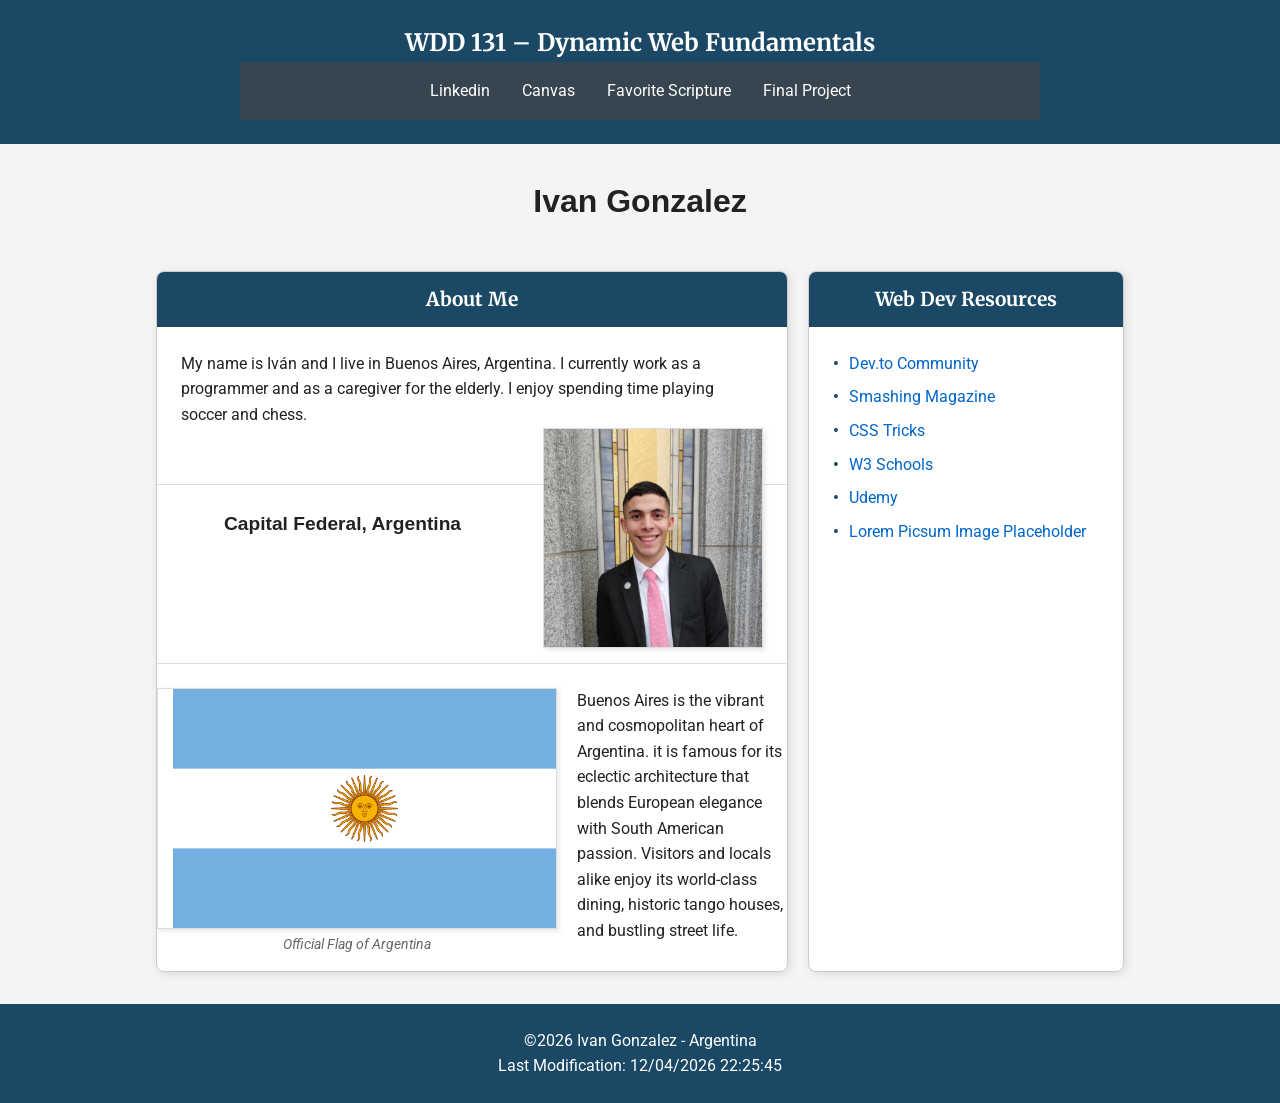
<file: index.html>
<!DOCTYPE html>
<html lang="en">
<head>
    <meta charset="UTF-8">
    <meta name="viewport" content="width=device-width, initial-scale=1.0">
    <meta description="WDD 131 – Dynamic Web Fundamentals
    Ivan Ezequiel Gonzalez Ramos
    ">
    <title>WDD 131 – Dynamic Web Fundamentals – Ivan Gonzalezzz</title>
    <link rel="stylesheet" href="styles/base.css">
    <script src="scripts/getdates.js" defer></script>
</head>
<body>
    <header>
        <span id="course-title">WDD 131 – Dynamic Web Fundamentals</span>   
        <nav>
            <ul>
                <li><a href="https://www.linkedin.com/in/ivangonzalez934/">Linkedin</a></li>
                <li><a href="https://byupw.instructure.com/.">Canvas</a></li>
                <li><a href="https://www.churchofjesuschrist.org/study/scriptures/dc-testament/dc/58?lang=eng&id=p28#p28">Favorite Scripture</a></li>
                <li><a href="">Final Project</a></li>
            </ul>
        </nav>
    </header>
    <main>
        <h1>Ivan Gonzalez</h1>
        <section class="card">
            <h2>About Me</h2>
            <div class="card-content bio-grid">
                <p>My name is Iván and I live in Buenos Aires, Argentina. I currently work
                   as a programmer and as a caregiver for the elderly. I enjoy spending 
                   time playing soccer and chess.
                </p>
                <img src="images/profile.jpeg" alt="">
            </div>
            
            <h3>Capital Federal, Argentina</h3>
            <div class="flag-container">
                <figure>
                    <img src="images/argentina-flag.png" alt="Official Flag of Argentina">
                    <figcaption>Official Flag of Argentina</figcaption>
                </figure>
                <p>
                    Buenos Aires is the vibrant and cosmopolitan heart of Argentina. 
                    it is famous for its eclectic architecture that blends European
                    elegance with South American passion. Visitors and locals alike 
                    enjoy its world-class dining, historic tango houses, and bustling street life.
                </p>
            </div>
        </section>
        <section class="card">
            <h2>Web Dev Resources</h2>
            <div class="card-content">
                <ul>
                    <li><a href="https://dev.to">Dev.to Community</a></li>
                    <li><a href="https://www.smashingmagazine.com">Smashing Magazine</a></li>
                    <li><a href="https://css-tricks.com">CSS Tricks</a></li>
                    <li><a href="https://www.w3schools.com">W3 Schools</a></li>
                    <li><a href="https://www.udemy.com">Udemy</a></li>
                    <li><a href="https://picsum.photos">Lorem Picsum Image Placeholder</a></li>
                </ul>
            </div>
        </section>
    </main>
    <footer>
        <p>©<span id="currentyear"> </span> Ivan Gonzalez - Argentina </p>
        <p id="lastModified">Last Modified:</p>
    </footer>
</body>
</html>
</file>
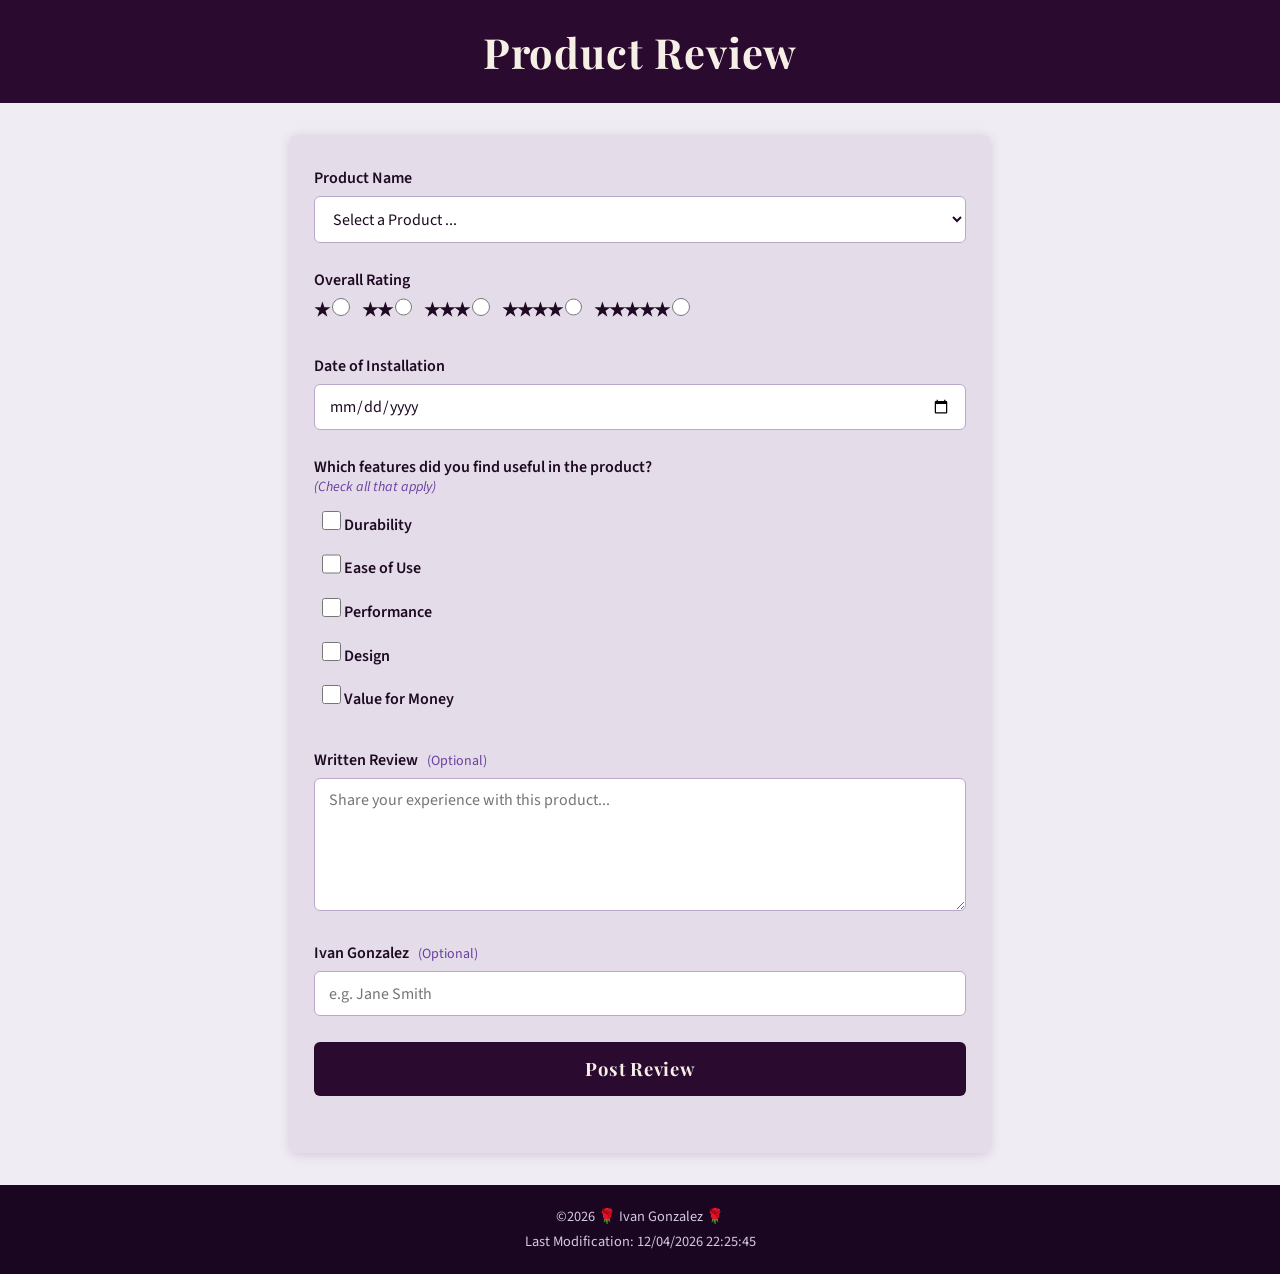
<file: form.html>
<!DOCTYPE html>
<html lang="en">
<head>
  <meta charset="UTF-8" />
  <meta name="viewport" content="width=device-width, initial-scale=1.0" />
  <meta name="description" content="Submit a product review for our store." />
  <title>Product Review</title>
  <link rel="stylesheet" href="styles/styles.css" />
</head>
<body>

  <header class="site-header">
    <h1>Product Review</h1>
  </header>

  <main class="form-wrapper">
    <form id="reviewForm" method="get" action="review.html" novalidate>

      <div class="field-group">
        <label for="productName">Product Name</label>
        <select id="productName" name="productName" required>
          <option value="" disabled selected>Select a Product ...</option>
        </select>
      </div>

      <fieldset class="field-group rating-fieldset">
        <legend>Overall Rating</legend>
        <div class="star-row">
          <label for="rating1" class="star-label">
            <span>&#9733;</span>
            <input type="radio" id="rating1" name="rating" value="1" required />
          </label>
          <label for="rating2" class="star-label">
            <span>&#9733;&#9733;</span>
            <input type="radio" id="rating2" name="rating" value="2" />
          </label>
          <label for="rating3" class="star-label">
            <span>&#9733;&#9733;&#9733;</span>
            <input type="radio" id="rating3" name="rating" value="3" />
          </label>
          <label for="rating4" class="star-label">
            <span>&#9733;&#9733;&#9733;&#9733;</span>
            <input type="radio" id="rating4" name="rating" value="4" />
          </label>
          <label for="rating5" class="star-label">
            <span>&#9733;&#9733;&#9733;&#9733;&#9733;</span>
            <input type="radio" id="rating5" name="rating" value="5" />
          </label>
        </div>
      </fieldset>

      <div class="field-group">
        <label for="installDate">Date of Installation</label>
        <input type="date" id="installDate" name="installDate" required />
      </div>

      <fieldset class="field-group checkbox-fieldset">
        <legend>Which features did you find useful in the product? <em>(Check all that apply)</em></legend>
        <label class="checkbox-label">
          <input type="checkbox" id="durability" name="features" value="Durability" />
          Durability
        </label>
        <label class="checkbox-label">
          <input type="checkbox" id="easeOfUse" name="features" value="Ease of Use" />
          Ease of Use
        </label>
        <label class="checkbox-label">
          <input type="checkbox" id="performance" name="features" value="Performance" />
          Performance
        </label>
        <label class="checkbox-label">
          <input type="checkbox" id="design" name="features" value="Design" />
          Design
        </label>
        <label class="checkbox-label">
          <input type="checkbox" id="valueForMoney" name="features" value="Value for Money" />
          Value for Money
        </label>
      </fieldset>

      <div class="field-group">
        <label for="writtenReview">Written Review <span class="optional">(Optional)</span></label>
        <textarea id="writtenReview" name="writtenReview" rows="5" placeholder="Share your experience with this product..."></textarea>
      </div>

      <div class="field-group">
        <label for="userName">Ivan Gonzalez <span class="optional">(Optional)</span></label>
        <input type="text" id="userName" name="userName" placeholder="e.g. Jane Smith" />
      </div>

      <div class="field-group">
        <input type="submit" value="Post Review" class="btn-submit" />
      </div>

    </form>
  </main>

  <footer class="site-footer">
    <p>
      &copy;2026 &#127801; Ivan Gonzalez &#127801;<br />
      Last Modification: <span id="lastMod"></span>
    </p>
  </footer>

  <script src="form.js"></script>
</body>
</html>
</file>
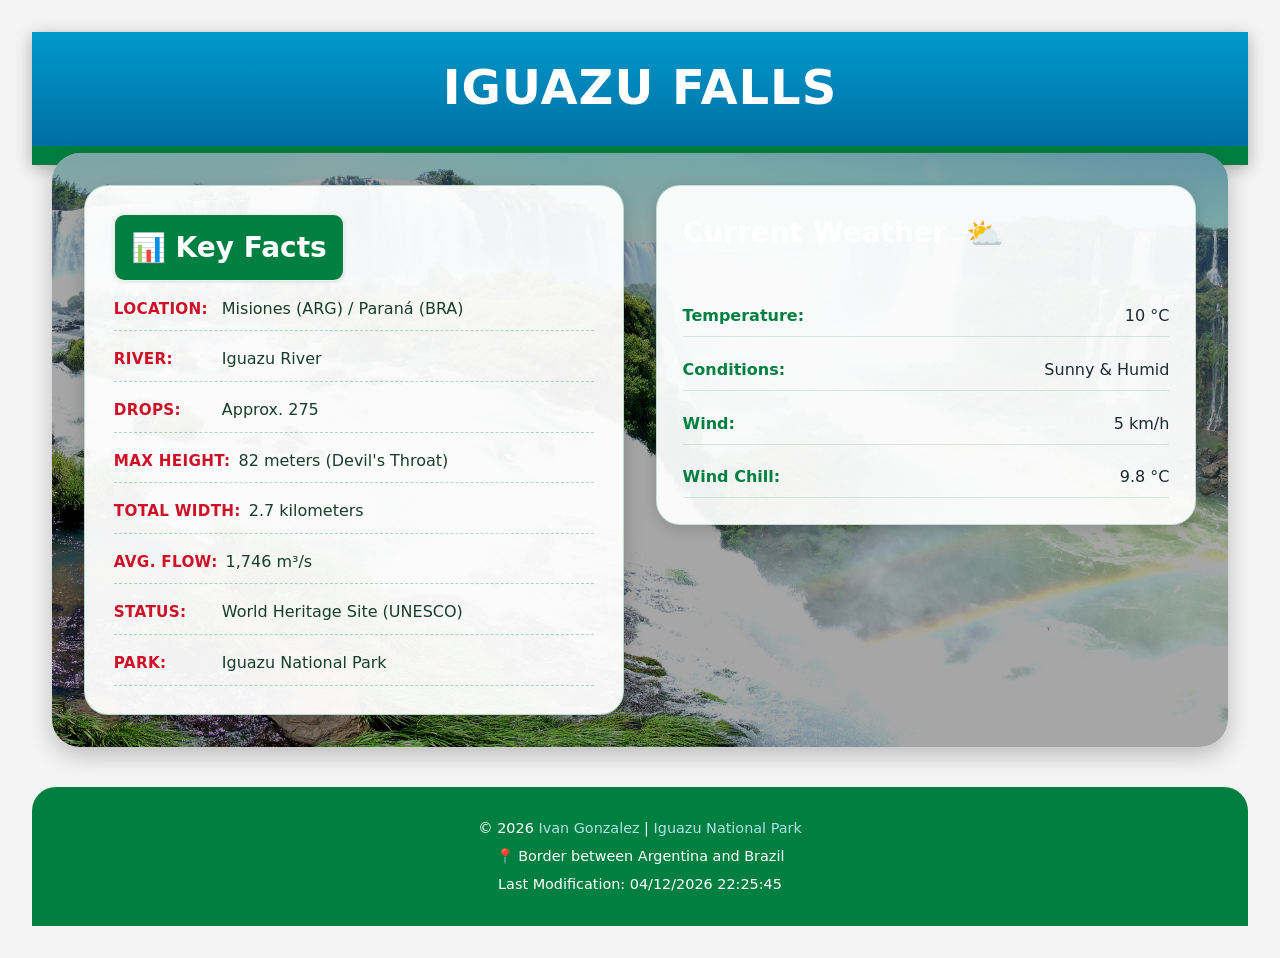
<file: place.html>
<!DOCTYPE html>
<html lang="en">
<head>
  <meta charset="UTF-8">
  <meta name="viewport" content="width=device-width, initial-scale=1.0, viewport-fit=cover">
  <title>Iguazu Falls | Natural Wonder</title>
  <meta name="description" content="Discover Iguazu Falls: key facts, weather information, and stunning landscapes of this natural wonder between Argentina and Brazil.">
  <link rel="stylesheet" href="styles/places.css">
</head>
<body>

  <header class="top-banner">
    <h1>Iguazu Falls</h1>
  </header>

  <div class="page-container">
    <div class="hero-background">
      <div class="country-grid">

        <section class="data-section">
        <h2>📊 Key Facts</h2>
        <div class="data-grid">
        <div class="data-item"><span class="data-label">Location:</span><span class="data-value">Misiones (ARG) / Paraná (BRA)</span></div>
        <div class="data-item"><span class="data-label">River:</span><span class="data-value">Iguazu River</span></div>
        <div class="data-item"><span class="data-label">Drops:</span><span class="data-value">Approx. 275</span></div>
        <div class="data-item"><span class="data-label">Max Height:</span><span class="data-value">82 meters (Devil's Throat)</span></div>
        <div class="data-item"><span class="data-label">Total Width:</span><span class="data-value">2.7 kilometers</span></div>
        <div class="data-item"><span class="data-label">Avg. Flow:</span><span class="data-value">1,746 m³/s</span></div>
        <div class="data-item"><span class="data-label">Status:</span><span class="data-value">World Heritage Site (UNESCO)</span></div>
        <div class="data-item"><span class="data-label">Park:</span><span class="data-value">Iguazu National Park</span></div>
      </div>
    </section>

    <section class="weather-section">
      <div class="weather-header">
        <h2 class="weather-title weather-heading-with-icon">
          Current Weather
          <span class="weather-icon-svg">
            <svg xmlns="http://www.w3.org/2000/svg" viewBox="0 0 24 24" fill="currentColor" width="32" height="32" style="color: #F9A825;">
              <path d="M12 2v3m0 14v3m10-10h-3M5 12H2m17.07-7.07l-2.12 2.12M7.05 16.95l-2.12 2.12M19.07 19.07l-2.12-2.12M7.05 7.05L4.93 4.93" stroke="currentColor" stroke-width="2" stroke-linecap="round"></path>
              <circle cx="12" cy="12" r="5"></circle>
            </svg>
          </span>
        </h2>
      </div>
      <div class="weather-details" id="weatherDetails">
        <div class="weather-row"><span class="weather-label">Temperature:</span><span class="weather-value" id="tempValue">--</span></div>
        <div class="weather-row"><span class="weather-label">Conditions:</span><span class="weather-value">Sunny & Humid</span></div>
        <div class="weather-row"><span class="weather-label">Wind:</span><span class="weather-value" id="windValue">--</span></div>
        <div class="weather-row"><span class="weather-label">Wind Chill:</span><span class="weather-value" id="windChillDisplay">--</span></div>
      </div>
    </section>
      </div>
    </div>
  </div>

  <footer class="site-footer">
    <div class="footer-content">
      <div class="footer-line">© <span id="currentYear"></span> 
        <a>Ivan Gonzalez</a> | 
        <a href="https://iguazuargentina.com/" target="_blank" rel="noopener noreferrer">Iguazu National Park</a>
      </div>
      <div class="footer-line">📍 Border between Argentina and Brazil</div>
      <div class="footer-line">Last Modification: <span id="lastModifiedDate"></span></div>
    </div>
  </footer>
</div>

<script src="scripts/places.js" defer></script>
</body>
</html>
</file>
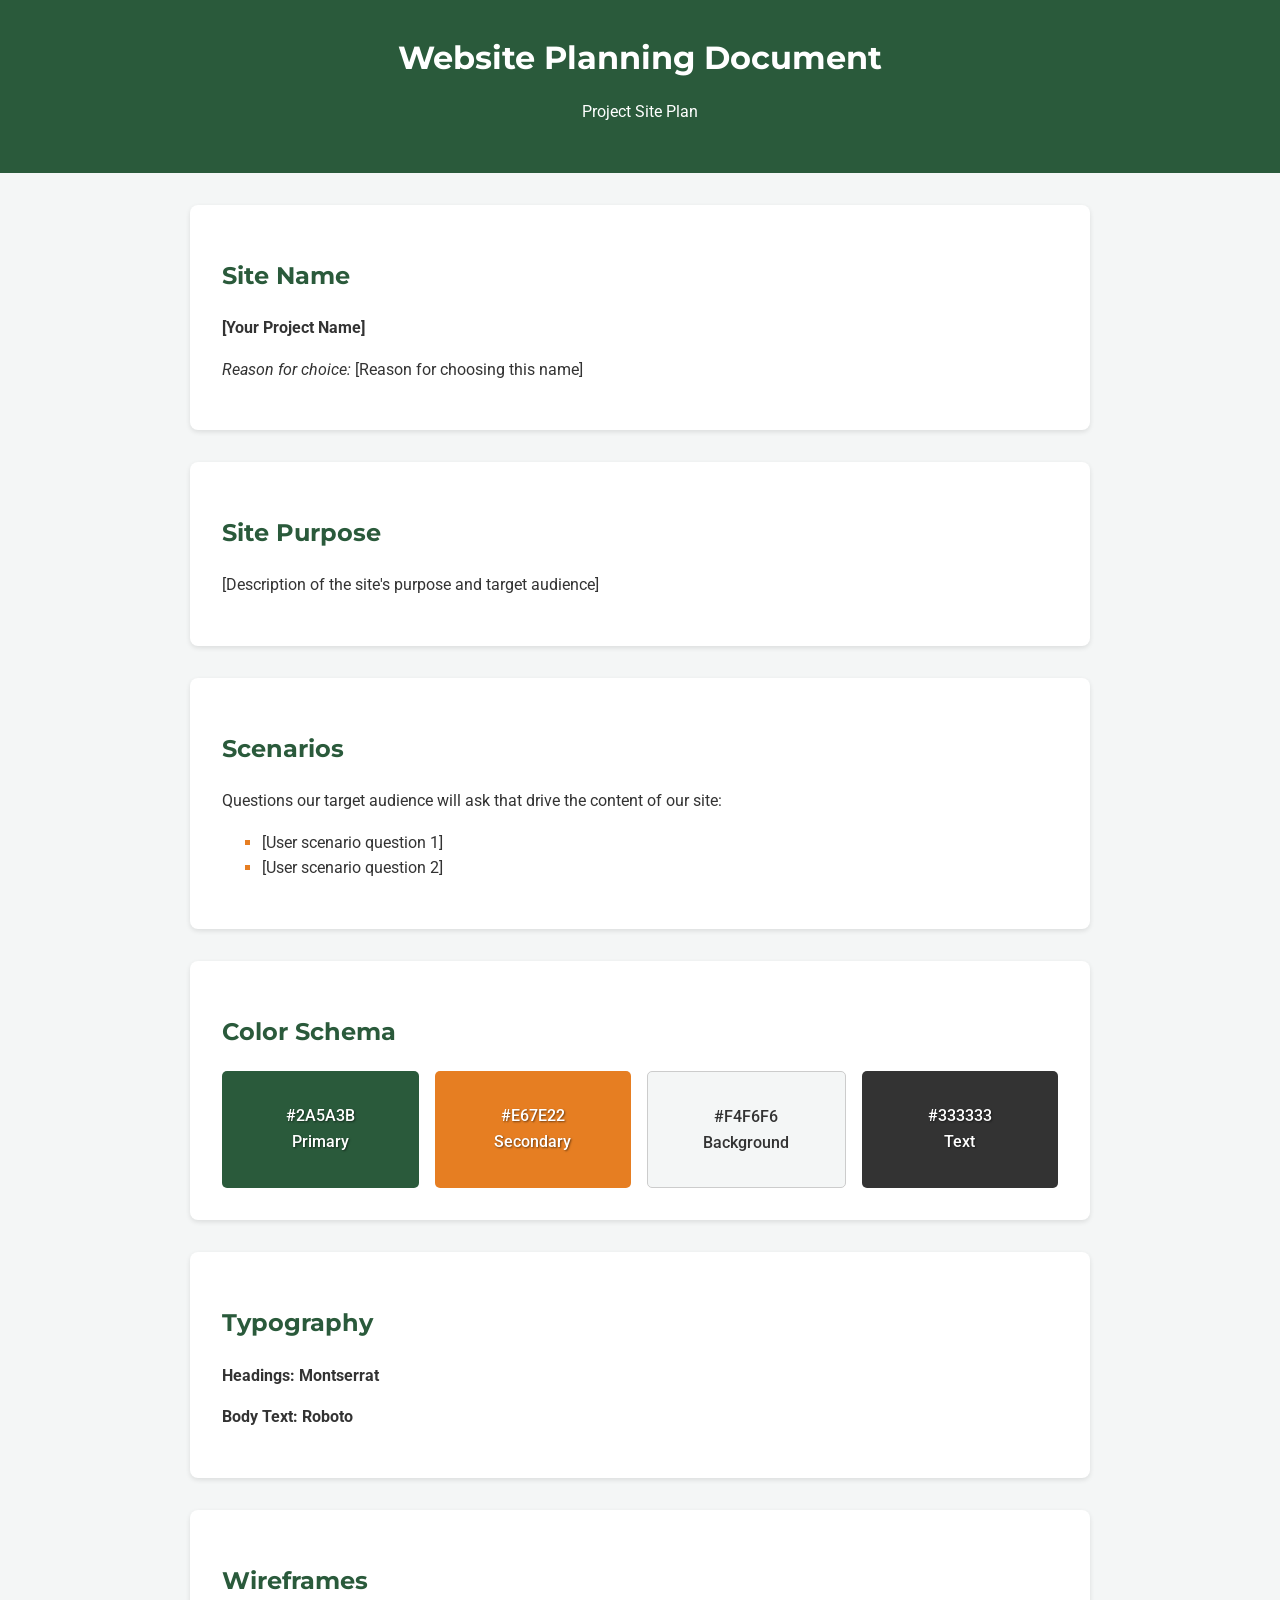
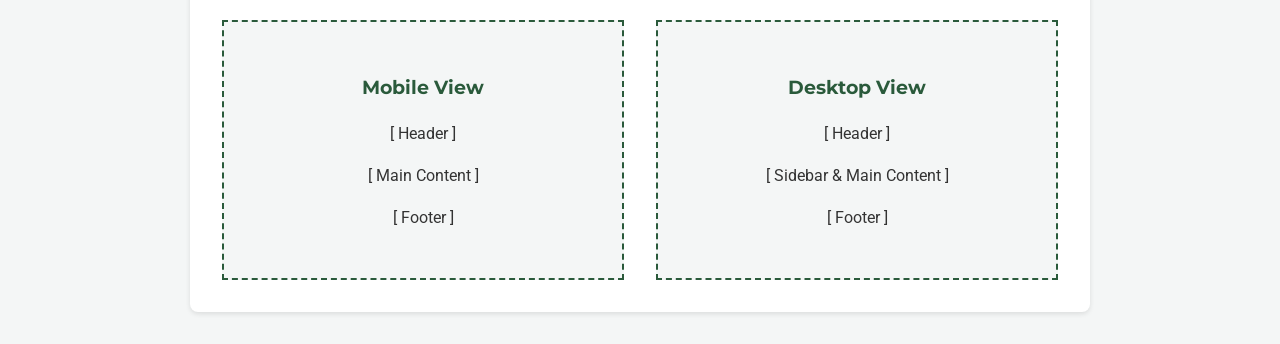
<file: project/siteplan.html>
<!DOCTYPE html>
<html lang="en">
<head>
    <meta charset="UTF-8">
    <meta name="viewport" content="width=device-width, initial-scale=1.0">
    <title>Site Plan</title>
    
    <link rel="preconnect" href="https://fonts.googleapis.com">
    <link rel="preconnect" href="https://fonts.gstatic.com" crossorigin>
    <link href="https://fonts.googleapis.com/css2?family=Montserrat:wght@600;700&family=Roboto:wght@400;500&display=swap" rel="stylesheet">

    <link rel="stylesheet" href="styles.css">
</head>
<body>

    <header>
        <h1>Website Planning Document</h1>
        <p>Project Site Plan</p>
    </header>

    <main>
        <section id="site-name">
            <h2>Site Name</h2>
            <p><strong>[Your Project Name]</strong></p>
            <p><em>Reason for choice:</em> [Reason for choosing this name]</p>
        </section>

        <section id="site-purpose">
            <h2>Site Purpose</h2>
            <p>[Description of the site's purpose and target audience]</p>
        </section>

        <section id="scenarios">
            <h2>Scenarios</h2>
            <p>Questions our target audience will ask that drive the content of our site:</p>
            <ul>
                <li><span>[User scenario question 1]</span></li>
                <li><span>[User scenario question 2]</span></li>
            </ul>
        </section>

        <section id="color-schema">
            <h2>Color Schema</h2>
            <div class="color-palette">
                <div class="color-swatch swatch-primary">#2A5A3B<br>Primary</div>
                <div class="color-swatch swatch-secondary">#E67E22<br>Secondary</div>
                <div class="color-swatch swatch-bg">#F4F6F6<br>Background</div>
                <div class="color-swatch swatch-text">#333333<br>Text</div>
            </div>
        </section>

        <section id="typography">
            <h2>Typography</h2>
            <p><strong>Headings: Montserrat</strong></p>
            <p><strong>Body Text: Roboto</strong></p>
        </section>

        <section id="wireframes">
            <h2>Wireframes</h2>
            <div class="wireframe-container">
                <div class="wireframe-box">
                    <h3>Mobile View</h3>
                    <p>[ Header ]</p>
                    <p>[ Main Content ]</p>
                    <p>[ Footer ]</p>
                </div>
                
                <div class="wireframe-box">
                    <h3>Desktop View</h3>
                    <p>[ Header ]</p>
                    <p>[ Sidebar & Main Content ]</p>
                    <p>[ Footer ]</p>
                </div>
            </div>
        </section>
    </main>

    <script src="scripts.js"></script>
</body>
</html>
</file>
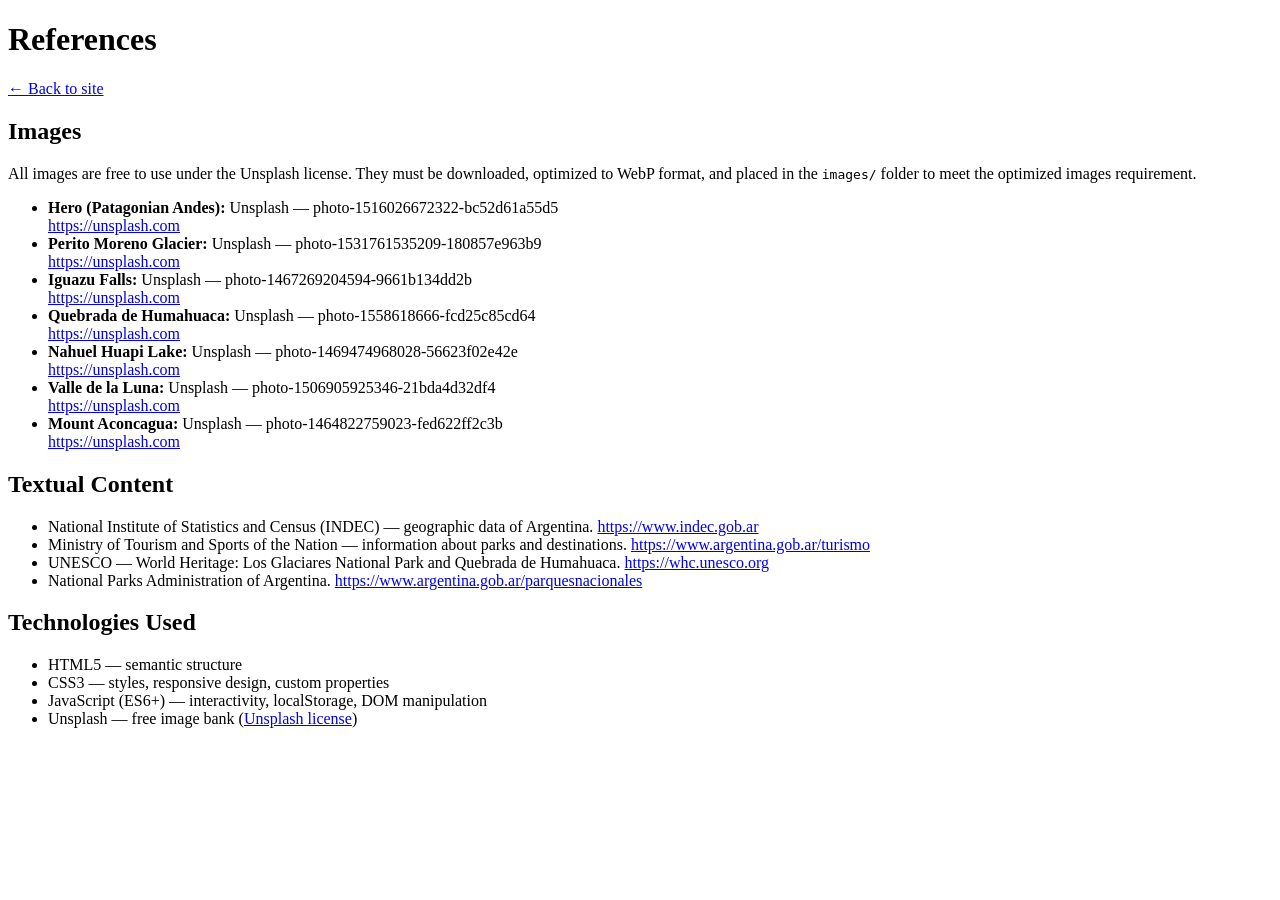
<file: W6 project/references.html>
<!DOCTYPE html>
<html lang="en">
<head>
  <meta charset="UTF-8">
  <meta name="viewport" content="width=device-width, initial-scale=1.0">
  <title>References — Landscapes of Argentina</title>
</head>
<body>

  <h1>References</h1>
  <p>
    <a href="index.html">← Back to site</a>
  </p>

  <h2>Images</h2>
  <p>
    All images are free to use under the Unsplash license.
    They must be downloaded, optimized to WebP format, and placed in the
    <code>images/</code> folder to meet the optimized images requirement.
  </p>
  <ul>
    <li>
      <strong>Hero (Patagonian Andes):</strong>
      Unsplash — photo-1516026672322-bc52d61a55d5<br>
      <a href="https://unsplash.com/photos/1516026672322-bc52d61a55d5" target="_blank" rel="noopener">
        https://unsplash.com
      </a>
    </li>
    <li>
      <strong>Perito Moreno Glacier:</strong>
      Unsplash — photo-1531761535209-180857e963b9<br>
      <a href="https://torresdelpaine.com/wp-content/uploads/sites/6/2023/08/atractivo-glaciar-perito-moreno-1.jpg" target="_blank" rel="noopener">https://unsplash.com</a>
    </li>
    <li>
      <strong>Iguazu Falls:</strong>
      Unsplash — photo-1467269204594-9661b134dd2b<br>
      <a href="https://iguazufalls.com/wp-content/uploads/bg-new-demo-iguazu-1024x576.jpg" target="_blank" rel="noopener">https://unsplash.com</a>
    </li>
    <li>
      <strong>Quebrada de Humahuaca:</strong>
      Unsplash — photo-1558618666-fcd25c85cd64<br>
      <a href="https://static1.evcdn.net/images/reduction/1144506_w-3840_h-2160_q-70_m-crop.jpg" target="_blank" rel="noopener">https://unsplash.com</a>
    </li>
    <li>
      <strong>Nahuel Huapi Lake:</strong>
      Unsplash — photo-1469474968028-56623f02e42e<br>
      <a href="https://cdn.britannica.com/01/122401-050-BCF5A6DB/Nahuel-Huapi-National-Park-Argentina.jpg" target="_blank" rel="noopener">https://unsplash.com</a>
    </li>
    <li>
      <strong>Valle de la Luna:</strong>
      Unsplash — photo-1506905925346-21bda4d32df4<br>
      <a href="https://elcairotravel.tur.ar/ievt/assets/agencias/elcairo/img/exc-54-Valle-de-la-luna1-1.jpg" target="_blank" rel="noopener">https://unsplash.com</a>
    </li>
    <li>
      <strong>Mount Aconcagua:</strong>
      Unsplash — photo-1464822759023-fed622ff2c3b<br>
      <a href="https://media-cdn.tripadvisor.com/media/attractions-splice-spp-674x446/07/95/b8/8f.jpg" target="_blank" rel="noopener">https://unsplash.com</a>
    </li>
  </ul>

  <h2>Textual Content</h2>
  <ul>
    <li>
      National Institute of Statistics and Census (INDEC) — geographic data of Argentina.
      <a href="https://www.indec.gob.ar" target="_blank" rel="noopener">https://www.indec.gob.ar</a>
    </li>
    <li>
      Ministry of Tourism and Sports of the Nation — information about parks and destinations.
      <a href="https://www.argentina.gob.ar/turismo" target="_blank" rel="noopener">
        https://www.argentina.gob.ar/turismo
      </a>
    </li>
    <li>
      UNESCO — World Heritage: Los Glaciares National Park and Quebrada de Humahuaca.
      <a href="https://whc.unesco.org" target="_blank" rel="noopener">https://whc.unesco.org</a>
    </li>
    <li>
      National Parks Administration of Argentina.
      <a href="https://www.argentina.gob.ar/parquesnacionales" target="_blank" rel="noopener">
        https://www.argentina.gob.ar/parquesnacionales
      </a>
    </li>
  </ul>

  <h2>Technologies Used</h2>
  <ul>
    <li>HTML5 — semantic structure</li>
    <li>CSS3 — styles, responsive design, custom properties</li>
    <li>JavaScript (ES6+) — interactivity, localStorage, DOM manipulation</li>
    <li>Unsplash — free image bank (<a href="https://unsplash.com/license" target="_blank" rel="noopener">Unsplash license</a>)</li>
  </ul>

</body>
</html>
</file>
<file: styles/base.css>
@import url('https://fonts.googleapis.com/css2?family=Merriweather:wght@400;700&family=Roboto:wght@400;700&display=swap');

:root {
    --primary-color: #1b4965; 
    --secondary-color: #333333; 
    --accent-color: #ffd700; 
    --background-color: #f4f4f4;
    --card-bg: #ffffff;
    --text-color: #222;
}

* {
    box-sizing: border-box;
    margin: 0;
    padding: 0;
}

body {
    font-family: 'Roboto', sans-serif;
    background-color: var(--background-color);
    color: var(--text-color);
    line-height: 1.6;
}

h1, h2, h3, h4, h5, h6 {
    font-family: 'Merriweather', serif;
}


header {
    background-color: var(--primary-color);
    color: white;
    padding: 1.5rem;
    text-align: center;
}

header span {
    display: block; 
    font-family: 'Merriweather', serif;
    font-size: 1.5rem;
    font-weight: bold;
}


nav {
    background-color: #36454f;
    margin: 0 auto;
    max-width: 800px;
}

nav ul {
    display: flex; 
    list-style-type: none;
    justify-content: center;
    margin: 0 auto;
}

nav a {
	display: block;
	color: #fff;
	text-align: center;
	padding: 1rem;
	text-decoration: none;
}

nav a:hover {
    background-color: var(--primary-color);
    color: #fff;
    font-weight: 500;
}


main {
    max-width: 1000px;
    margin: 2rem auto; 
    padding: 0 1rem;
    display: grid; 
    grid-template-columns: 2fr 1fr; 
    gap: 20px;
}

h1 {
    grid-column: 1 / -1; 
    text-align: center;
    margin-bottom: 1.5rem;
    font-family: 'Montserrat', sans-serif;
}


.card {
    background-color: var(--card-bg);
    border: 1px solid #ccc;
    border-radius: 8px;
    overflow: hidden;
    box-shadow: 2px 2px 10px rgba(0, 0, 0, 0.1);
}

.card h2 {
    background-color: var(--primary-color);
    color: white;
    padding: 0.75rem;
    text-align: center;
    font-size: 1.2rem;
}

.card-content {
    padding: 1.5rem;
}

.card h3 {
    font-size: 1.2rem;
    margin: 2rem 0 1rem 0;
    font-family: 'Montserrat', sans-serif;
    padding-top: 1.5rem;
    border-top: 1px solid #ddd;
    text-align: center;
}

.bio-grid {
    display: block;
}

.bio-grid img {
    float: right;
    margin: 0 0 15px 15px;
    border: 1px solid #ddd;
    box-shadow: 2px 2px 5px rgba(0,0,0,0.1);
    width: 220px;
    height: auto;
}

.flag-container {
    clear: both;
    margin-top: 2rem;
    padding-top: 1.5rem;
    border-top: 1px solid #ddd;
}

.flag-container figure {
    float: left;
    margin: 0 20px 15px 0;
    text-align: center;
}

.flag-container figure img {
    border: 1px solid #ddd;
    box-shadow: 2px 2px 5px rgba(0,0,0,0.1);
    width: 400px;
    height: auto;
    display: block;
    padding-left: 15px;
}

.flag-container figcaption {
    font-style: italic;
    color: #666;
    font-size: 0.85rem;
    margin-top: 5px;
}

.flag-container p {
    overflow: hidden;
}


.card-content ul {
    list-style: none;
    padding-left: 1rem;
}

.card-content ul li {
    margin-bottom: 0.5rem;
    position: relative;
}

.card-content ul li::before {
    content: "•";
    color: var(--primary-color);
    font-weight: bold;
    display: inline-block; 
    width: 1em;
    margin-left: -1em;
}

.card-content ul li a {
    color: #0066cc;
    text-decoration: none;
}

.card-content ul li a:hover {
    text-decoration: underline;
}


footer {
    background-color: var(--primary-color);
    color: white;
    text-align: center;
    padding: 1.5rem;
    margin-top: 2rem;
}
</file>
<file: styles/styles.css>
/* =============================================
   Product Review Form — styles.css
   Color Palette: Deep plum header, warm lavender
   form background, cream fields, gold stars
   ============================================= */

@import url('https://fonts.googleapis.com/css2?family=Playfair+Display:wght@700&family=Source+Sans+3:wght@400;600&display=swap');

/* ---------- CSS Variables ---------- */
:root {
  --clr-header-bg:  #2b0a2f;
  --clr-header-txt: #f5efe6;
  --clr-body-bg:    #f0ecf4;
  --clr-form-bg:    #e4dde9;
  --clr-field-bg:   #ffffff;
  --clr-field-border: #b8a9c9;
  --clr-field-focus:#7c4d9e;
  --clr-label:      #1e0a22;
  --clr-optional:   #6a3fa0;
  --clr-star:       #c9a227;
  --clr-star-hover: #e6b800;
  --clr-btn-bg:     #2b0a2f;
  --clr-btn-txt:    #f5efe6;
  --clr-btn-hover:  #4a1060;
  --clr-footer-bg:  #1a0620;
  --clr-footer-txt: #d4c8e2;
  --clr-confirm-bg: #ffffff;
  --clr-confirm-icon:#5a2d82;
  --clr-count-bg:   #2b0a2f;
  --clr-count-txt:  #f5efe6;
  --ff-display:     'Playfair Display', serif;
  --ff-body:        'Source Sans 3', sans-serif;
  --radius:         6px;
  --shadow:         0 2px 12px rgba(43,10,47,0.15);
  --transition:     0.2s ease;
}

/* ---------- Reset & Base ---------- */
*, *::before, *::after {
  box-sizing: border-box;
  margin: 0;
  padding: 0;
}

html {
  font-size: 16px;
  scroll-behavior: smooth;
}

body {
  font-family: var(--ff-body);
  background-color: var(--clr-body-bg);
  color: var(--clr-label);
  min-height: 100vh;
  display: flex;
  flex-direction: column;
}

/* ---------- Header ---------- */
.site-header {
  background-color: var(--clr-header-bg);
  color: var(--clr-header-txt);
  text-align: center;
  padding: 1.5rem 1rem;
}

.site-header h1 {
  font-family: var(--ff-display);
  font-size: clamp(1.8rem, 5vw, 2.6rem);
  letter-spacing: 0.02em;
}

/* ---------- Main / Form Wrapper ---------- */
main {
  flex: 1;
}

.form-wrapper {
  background-color: var(--clr-form-bg);
  max-width: 700px;
  width: 95%;
  margin: 2rem auto;
  padding: 2rem 1.5rem;
  border-radius: var(--radius);
  box-shadow: var(--shadow);
}

/* ---------- Field Groups ---------- */
.field-group {
  margin-bottom: 1.6rem;
}

.field-group label,
.field-group > legend {  /* target direct legend for non-fieldsets */
  display: block;
  font-weight: 600;
  font-size: 1rem;
  margin-bottom: 0.45rem;
  color: var(--clr-label);
}

.optional {
  font-weight: 400;
  font-size: 0.875rem;
  color: var(--clr-optional);
  margin-left: 0.35rem;
}

/* Text inputs, date, select, textarea */
input[type="text"],
input[type="date"],
select,
textarea {
  width: 100%;
  background: var(--clr-field-bg);
  border: 1.5px solid var(--clr-field-border);
  border-radius: var(--radius);
  padding: 0.65rem 0.85rem;
  font-family: var(--ff-body);
  font-size: 1rem;
  color: var(--clr-label);
  transition: border-color var(--transition), box-shadow var(--transition);
  appearance: auto;
}

input[type="text"]:focus,
input[type="date"]:focus,
select:focus,
textarea:focus {
  outline: none;
  border-color: var(--clr-field-focus);
  box-shadow: 0 0 0 3px rgba(124, 77, 158, 0.2);
}

textarea {
  resize: vertical;
  min-height: 120px;
}

/* ---------- Fieldsets (Rating & Checkboxes) ---------- */
fieldset {
  border: none;
  padding: 0;
  margin-bottom: 1.6rem;
}

fieldset legend {
  font-weight: 600;
  font-size: 1rem;
  color: var(--clr-label);
  margin-bottom: 0.75rem;
  line-height: 1.4;
}

fieldset legend em {
  font-weight: 400;
  font-size: 0.875rem;
  font-style: italic;
  color: var(--clr-optional);
  display: block;
}

/* ---------- Star Rating ---------- */
.star-row {
  display: flex;
  gap: 0.75rem;
  flex-wrap: wrap;
  align-items: flex-end;
}

.star-label {
  display: flex;
  flex-direction: column;
  align-items: center;
  gap: 0.25rem;
  cursor: pointer;
  font-size: 0.95rem;
  color: var(--clr-star);
  transition: transform var(--transition);
}

.star-label span {
  font-size: 1.1rem;
  letter-spacing: -1px;
  line-height: 1;
}

.star-label input[type="radio"] {
  accent-color: var(--clr-field-focus);
  width: 1.1rem;
  height: 1.1rem;
  cursor: pointer;
}

.star-label:hover {
  transform: scale(1.08);
  color: var(--clr-star-hover);
}

/* ---------- Checkboxes ---------- */
.checkbox-label {
  display: flex;
  align-items: center;
  gap: 0.6rem;
  font-size: 1rem;
  font-weight: 600;
  margin-bottom: 0.55rem;
  cursor: pointer;
  padding: 0.35rem 0.5rem;
  border-radius: var(--radius);
  transition: background var(--transition);
}

.checkbox-label:hover {
  background: rgba(124, 77, 158, 0.08);
}

.checkbox-label input[type="checkbox"] {
  width: 1.2rem;
  height: 1.2rem;
  accent-color: var(--clr-field-focus);
  cursor: pointer;
  flex-shrink: 0;
}

/* ---------- Submit Button ---------- */
.btn-submit {
  display: block;
  width: 100%;
  padding: 0.9rem 1rem;
  background-color: var(--clr-btn-bg);
  color: var(--clr-btn-txt);
  font-family: var(--ff-display);
  font-size: 1.15rem;
  font-weight: 700;
  letter-spacing: 0.04em;
  border: none;
  border-radius: var(--radius);
  cursor: pointer;
  transition: background-color var(--transition), transform var(--transition), box-shadow var(--transition);
}

.btn-submit:hover,
.btn-submit:focus {
  background-color: var(--clr-btn-hover);
  box-shadow: 0 4px 14px rgba(43,10,47,0.35);
  transform: translateY(-1px);
  outline: none;
}

.btn-submit:active {
  transform: translateY(0);
  box-shadow: none;
}

/* ---------- Footer ---------- */
.site-footer {
  background-color: var(--clr-footer-bg);
  color: var(--clr-footer-txt);
  text-align: center;
  padding: 1.25rem 1rem;
  font-size: 0.9rem;
  line-height: 1.7;
  margin-top: auto;
}

/* ==============================================
   CONFIRMATION PAGE
   ============================================== */
.confirmation {
  text-align: center;
}

.confirm-icon {
  width: 70px;
  height: 70px;
  background-color: var(--clr-confirm-icon);
  color: #fff;
  font-size: 2.4rem;
  line-height: 70px;
  border-radius: 50%;
  margin: 0 auto 1.2rem;
}

.confirmation h2 {
  font-family: var(--ff-display);
  font-size: 1.6rem;
  color: var(--clr-label);
  margin-bottom: 0.6rem;
}

.confirm-msg {
  color: #4a3860;
  font-size: 1rem;
  max-width: 480px;
  margin: 0 auto 1.8rem;
  line-height: 1.6;
}

.review-count-box {
  display: inline-flex;
  flex-direction: column;
  align-items: center;
  background-color: var(--clr-count-bg);
  color: var(--clr-count-txt);
  padding: 1rem 2.5rem;
  border-radius: var(--radius);
  margin-bottom: 1.8rem;
}

.count-label {
  font-size: 0.8rem;
  text-transform: uppercase;
  letter-spacing: 0.1em;
  opacity: 0.8;
  margin-bottom: 0.2rem;
}

.count-number {
  font-family: var(--ff-display);
  font-size: 2.8rem;
  line-height: 1;
}

/* Review Summary Table */
.review-summary {
  text-align: left;
  background: #fff;
  border: 1.5px solid var(--clr-field-border);
  border-radius: var(--radius);
  padding: 1rem 1.25rem;
  margin-bottom: 1.8rem;
}

.review-summary h3 {
  font-family: var(--ff-display);
  font-size: 1rem;
  color: var(--clr-confirm-icon);
  margin-bottom: 0.75rem;
  border-bottom: 1px solid var(--clr-field-border);
  padding-bottom: 0.4rem;
}

.summary-row {
  display: flex;
  gap: 0.5rem;
  font-size: 0.95rem;
  padding: 0.3rem 0;
  border-bottom: 1px solid #f0ecf4;
}

.summary-row:last-child {
  border-bottom: none;
}

.summary-key {
  font-weight: 600;
  min-width: 140px;
  color: var(--clr-label);
}

.summary-val {
  color: #4a3860;
  flex: 1;
}

/* Back Button */
.btn-back {
  display: inline-block;
  padding: 0.75rem 2rem;
  background-color: var(--clr-btn-bg);
  color: var(--clr-btn-txt);
  font-family: var(--ff-display);
  font-size: 1rem;
  font-weight: 700;
  text-decoration: none;
  border-radius: var(--radius);
  transition: background-color var(--transition), transform var(--transition);
}

.btn-back:hover,
.btn-back:focus {
  background-color: var(--clr-btn-hover);
  transform: translateY(-1px);
  outline: none;
}

/* ---------- Responsive ---------- */
@media (max-width: 480px) {
  .form-wrapper {
    padding: 1.5rem 1rem;
    width: 100%;
    margin: 1rem auto;
    border-radius: 0;
  }

  .star-row {
    gap: 0.5rem;
  }

  .star-label span {
    font-size: 0.9rem;
  }

  .summary-key {
    min-width: 110px;
  }
}
</file>
<file: styles/places.css>
* {
  margin: 0;
  padding: 0;
  box-sizing: border-box;
}

:root {
  --primary-red: #0099CC;      
  --primary-green: #008040;    
  --primary-white: #FFFFFF;
  --soft-gray: #F8F9FA;
  --text-dark: #1E2A2F;
  --text-muted: #4A5B5E;
  --border-light: #E2E8F0;
  --shadow-sm: 0 4px 12px rgba(0, 0, 0, 0.05);
  --font-heading: 'Segoe UI', 'Roboto', system-ui, -apple-system, 'Helvetica Neue', sans-serif;
  --font-body: 'Inter', 'Segoe UI', system-ui, sans-serif;
  --border-radius-card: 24px;
  --transition: all 0.2s ease;
}

body {
  font-family: var(--font-body);
  background: #f4f4f4;
  color: var(--text-dark);
  line-height: 1.5;
  padding: 0;
  min-height: 100vh;
}

.hero-background {
  background: url("../images/falls.jpg") center/cover no-repeat;
  border-radius: 0;
  padding: 0;
  margin: 0;
  position: relative;
  overflow: hidden;
  box-shadow: none;
  min-height: 300px;
}

.hero-background::after {
  content: "";
  position: absolute;
  inset: 0;
  background: rgba(0, 0, 0, 0.25);
  pointer-events: none;
}

.hero-background .country-grid {
  position: relative;
  z-index: 1;
  margin: 0;
  padding: 1.5rem;
  background: transparent;
}


.top-banner {
  width: 100%;
  background: linear-gradient(180deg, #0099CC 0%, #006FA3 100%);
  border-bottom: 1.2rem solid #008040;
  text-align: center;
  padding: 1.2rem 0 1.4rem;
  box-shadow: 0 4px 16px rgba(0, 0, 0, 0.3);
}

.top-banner h1 {
  margin: 0;
  color: white !important;
  font-family: var(--font-heading);
  font-size: clamp(2rem, 4vw, 3rem);
  text-transform: uppercase;
  letter-spacing: 1px;
  background: none !important;
  -webkit-background-clip: unset !important;
  background-clip: unset !important;
}

.page-container {
  max-width: 1280px;
  margin: -2rem auto 2rem;
  background: transparent;
  border-radius: 0;
  box-shadow: none;
  overflow: visible;
  transition: var(--transition);
  border: none;
}

.title-block {
  background: #ce1126;
  border-radius: 24px;
  padding: 0.8rem 1.1rem;
  margin-bottom: 1rem;
  box-shadow: var(--shadow-sm);
}

.title-block h1 {
  font-size: 2rem;
  color: #fff;
  background: none;
  padding: 0;
  margin: 0;
  border-left: none;
}

.country-grid {
  display: grid;
  grid-template-columns: 1fr;
  gap: 1.1rem;
  padding: 1.8rem;
}

@media (min-width: 880px) {
  .hero-background {
    border-radius: 28px;
    padding: 2rem;
    margin: 1.25rem;
    box-shadow: 0 8px 24px rgba(0, 0, 0, 0.24);
  }

  .hero-background::after {
    background: rgba(0, 0, 0, 0.35);
  }

  .country-grid {
    display: grid;
    grid-template-columns: 1fr 1fr;
    gap: 2rem;
    align-items: start;
    padding: 2rem;
  }

  .data-section {
    grid-column: 1 / 2;
    margin-bottom: 0;
    height: fit-content;
  }

  .weather-section {
    grid-column: 2 / 3;
    margin-top: 0;
    align-self: start;
  }

  body {
    padding: 2rem;
  }

  .weather-icon-svg {
    display: none;
  }

  h2.weather-title {
    display: inline-block;
  }

  .weather-heading-with-icon::after {
    content: " ⛅";
  }

  .data-grid {
    grid-template-columns: 1fr;
  }
}


h1 {
  font-family: var(--font-heading);
  font-size: 2.5rem;
  font-weight: 700;
  letter-spacing: -0.01em;
  color: #ffffff;
  margin-bottom: 0.75rem;
  border-left: none;
  padding-left: 0;
}

h2 {
  font-size: 1.75rem;
  font-weight: 600;
  margin-bottom: 1.2rem;
  color: var(--primary-green);
  display: inline-flex;
  align-items: center;
  gap: 0.5rem;
}

.data-section {
  background: rgba(255, 255, 255, 0.95);
  border-radius: var(--border-radius-card);
  padding: 1.8rem;
  margin-bottom: 2rem;
  border: 1px solid rgba(0, 128, 64, 0.25);
  box-shadow: 0 8px 20px rgba(0, 0, 0, 0.2);
}

.data-section h2 {
  color: #FFFFFF;
  background-color: var(--primary-green);
  padding: 0.7rem 1rem;
  border-radius: 0.65rem;
  margin-bottom: 1rem;
  box-shadow: 0 1px 4px rgba(0, 0, 0, 0.12);
  border: 1px solid rgba(255, 255, 255, 0.9);
}

.data-section,
.weather-section {
  background: rgba(255, 255, 255, 0.95);
  color: var(--text-dark);
  position: relative;
  border-radius: var(--border-radius-card);
  border: 1px solid rgba(0, 128, 64, 0.25);
  box-shadow: 0 8px 20px rgba(0, 0, 0, 0.2);
  padding: 1.8rem;
}

.data-section::before,
.weather-section::before {
  content: none;
}

.data-section > h2,
.weather-section > .weather-header,
.data-grid,
.weather-details {
  position: relative;
  z-index: 1;
}

.data-item,
.weather-row {
  border-color: rgba(0, 128, 64, 0.1);
}

.weather-section {
  padding: 1.8rem;
}

.weather-section h2 {
  color: #FFFFFF;
}

.data-grid {
  display: grid;
  grid-template-columns: repeat(auto-fill, minmax(240px, 1fr));
  gap: 1rem 1.8rem;
}

.data-item {
  display: flex;
  flex-wrap: wrap;
  align-items: baseline;
  gap: 0.25rem 0.5rem;
  border-bottom: 1px dashed rgba(0, 128, 64, 0.3);
  padding-bottom: 0.6rem;
}

.data-label {
  font-weight: 700;
  color: #CE1126;
  min-width: 100px;
  font-size: 0.95rem;
  text-transform: uppercase;
  letter-spacing: 0.3px;
}

.data-value {
  font-weight: 500;
  color: #1a3d2e;
}

.weather-label,
.weather-value {
  color: #1a7a4d;
}



.hero-section {
  margin: 0;
  border-radius: 24px;
  overflow: hidden;
  box-shadow: var(--shadow-sm);
  border: 1px solid rgba(0, 128, 64, 0.2);
  background: #ffffff;
}

.hero-section img {
  width: 100%;
  height: 280px;
  object-fit: cover;
  display: block;
  transition: transform 0.3s ease;
}

.hero-section:hover img {
  transform: scale(1.02);
}

.hero-section figcaption {
  padding: 0.75rem 1rem;
  font-size: 0.88rem;
  color: #2f3438;
  font-weight: 600;
  margin: 0;
  background: rgba(255, 255, 255, 0.92);
}


.weather-section {
  background: rgba(255, 255, 255, 0.94);
  border-radius: var(--border-radius-card);
  padding: 1.6rem;
  margin-top: 0.5rem;
  border: 1px solid rgba(0, 128, 64, 0.2);
  box-shadow: 0 4px 15px rgba(0, 0, 0, 0.15);
}

.weather-header {
  display: flex;
  align-items: center;
  justify-content: space-between;
  flex-wrap: wrap;
  margin-bottom: 1.25rem;
}

.weather-details {
  display: flex;
  flex-direction: column;
  gap: 0.8rem;
}

.weather-row {
  display: flex;
  justify-content: space-between;
  align-items: baseline;
  flex-wrap: wrap;
  padding: 0.5rem 0;
  border-bottom: 1px solid rgba(0, 128, 64, 0.15);
}

.weather-label {
  font-weight: 700;
  color: var(--primary-green);
}

.weather-value {
  font-weight: 500;
  color: var(--text-dark);
}


.site-footer {
  margin-top: 2.5rem;
  background: var(--primary-green);
  color: white;
  padding: 1.5rem 2rem;
  text-align: center;
  border-radius: 24px 24px 0 0;
  font-size: 0.9rem;
}

.footer-content a {
  color: #B0E0E6;
  text-decoration: none;
  font-weight: 500;
}

.footer-content a:hover {
  text-decoration: underline;
  color: white;
}

.footer-line {
  margin: 0.4rem 0;
}

.weather-icon-svg {
  display: inline-flex;
  align-items: center;
  margin-left: 0.5rem;
}

.weather-icon-svg svg {
  width: 32px;
  height: 32px;
  vertical-align: middle;
}


.weather-heading-with-icon::after {
  content: " ⛅";
  font-size: 1.9rem;
  margin-left: 0.6rem;
  vertical-align: middle;
  display: inline-block;
}


@media (min-width: 880px) {
  .hero-background {
    border-radius: 28px;
    padding: 2rem;
    margin: 1.25rem;
    box-shadow: 0 8px 24px rgba(0, 0, 0, 0.24);
  }

  .hero-background::after {
    background: rgba(0, 0, 0, 0.35);
  }

  .hero-background .country-grid {
    padding: 0;
  }

  body {
    padding: 2rem;
  }

  .country-grid {
    display: grid;
    grid-template-columns: 1fr 1fr;
    gap: 2rem;
    align-items: start;
    padding: 2rem;
  }

  .title-block {
    grid-column: 1 / -1;
    margin-bottom: 0.5rem;
  }

  .data-section {
    grid-column: 1 / 2;
    margin-bottom: 0;
    height: fit-content;
  }

  .hero-figure {
    grid-column: 2 / 3;
    margin: 0 0 1.2rem 0;
  }

  .weather-section {
    grid-column: 2 / 3;
    margin-top: 0;
    align-self: start;
  }

  .weather-icon-svg {
    display: none;
  }

  h2.weather-title {
    display: inline-block;
  }

  .weather-heading-with-icon::after {
    content: " ⛅";
  }

  .data-grid {
    grid-template-columns: 1fr;
  }
}

@media (max-width: 879px) {
  .weather-heading-with-icon::after {
    content: none;
  }
  .weather-icon-svg {
    display: inline-flex;
  }
  h1 {
    font-size: 2rem;
  }
}

@media (max-width: 480px) {
  .page-container {
    border-radius: 24px;
  }
  .country-grid {
    padding: 1rem;
  }
  .data-grid {
    grid-template-columns: 1fr;
  }
  h1 {
    font-size: 1.8rem;
  }
}

.attribution-note {
  font-size: 0.75rem;
  opacity: 0.9;
  margin-top: 0.5rem;
}
</file>
<file: project/styles.css>
/* Color Schema Implementation */
:root {
    --primary-color: #2A5A3B; 
    --secondary-color: #E67E22; 
    --bg-color: #F4F6F6; 
    --text-color: #333333; 
    --accent-bg: #FFFFFF; 
}

/* Typography Implementation */
body {
    font-family: 'Roboto', sans-serif;
    background-color: var(--bg-color);
    color: var(--text-color);
    line-height: 1.6;
    margin: 0;
    padding: 0;
}

h1, h2, h3 {
    font-family: 'Montserrat', sans-serif;
    color: var(--primary-color);
}

/* General Layout */
header {
    background-color: var(--primary-color);
    color: #ffffff;
    padding: 2rem;
    text-align: center;
}

header h1 {
    color: #ffffff;
    margin: 0;
}

main {
    max-width: 900px;
    margin: 2rem auto;
    padding: 0 1rem;
}

section {
    background-color: var(--accent-bg);
    padding: 2rem;
    margin-bottom: 2rem;
    border-radius: 8px;
    box-shadow: 0 2px 5px rgba(0,0,0,0.1);
}

/* Specific section styling */
.color-palette {
    display: flex;
    gap: 1rem;
    margin-top: 1rem;
}

.color-swatch {
    flex: 1;
    padding: 2rem 1rem;
    text-align: center;
    border-radius: 5px;
    font-weight: 500;
    color: #fff;
    text-shadow: 1px 1px 2px rgba(0,0,0,0.5);
}

.swatch-primary { background-color: var(--primary-color); }
.swatch-secondary { background-color: var(--secondary-color); }
.swatch-bg { background-color: var(--bg-color); color: var(--text-color); text-shadow: none; border: 1px solid #ccc; }
.swatch-text { background-color: var(--text-color); }

.wireframe-container {
    display: flex;
    gap: 2rem;
    flex-wrap: wrap;
}

.wireframe-box {
    border: 2px dashed var(--primary-color);
    padding: 2rem;
    flex: 1;
    min-width: 250px;
    text-align: center;
    background-color: var(--bg-color);
}

ul {
    list-style-type: square;
    color: var(--secondary-color);
}

ul li span {
    color: var(--text-color);
}
</file>
